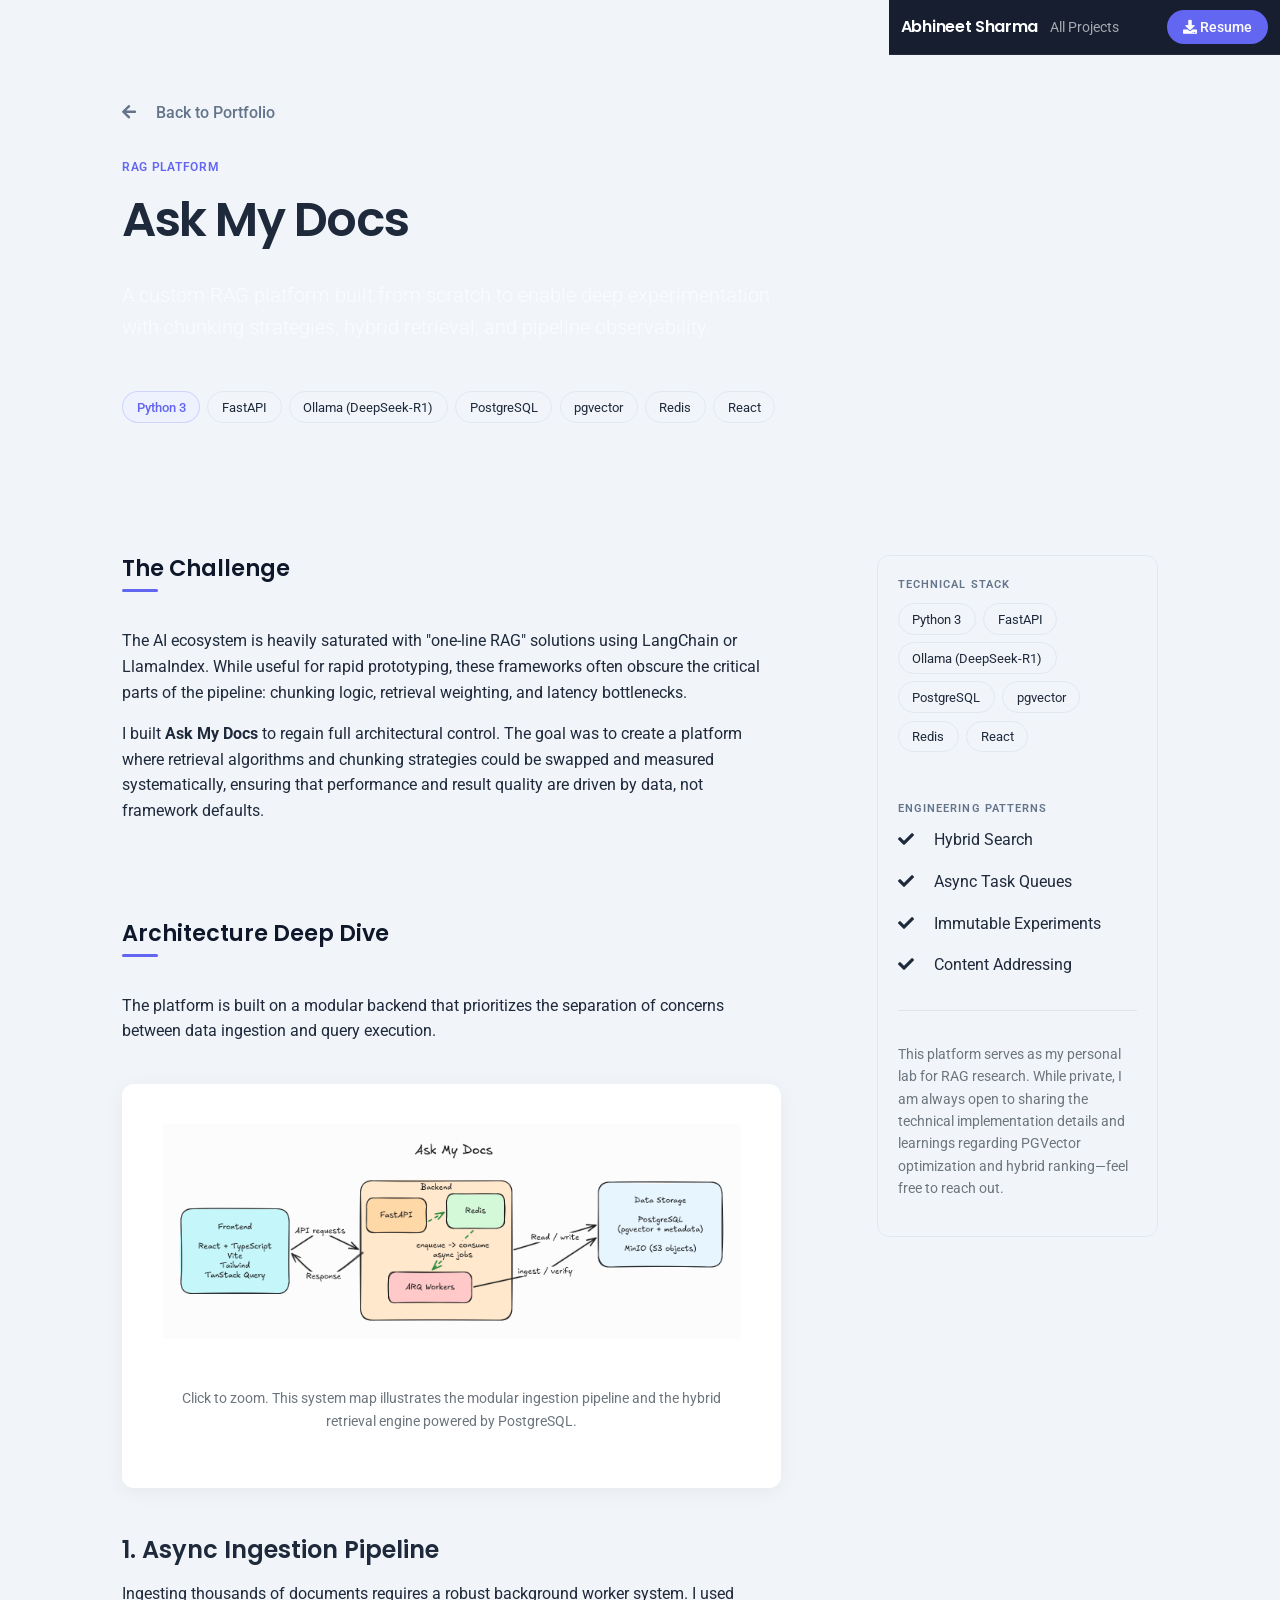
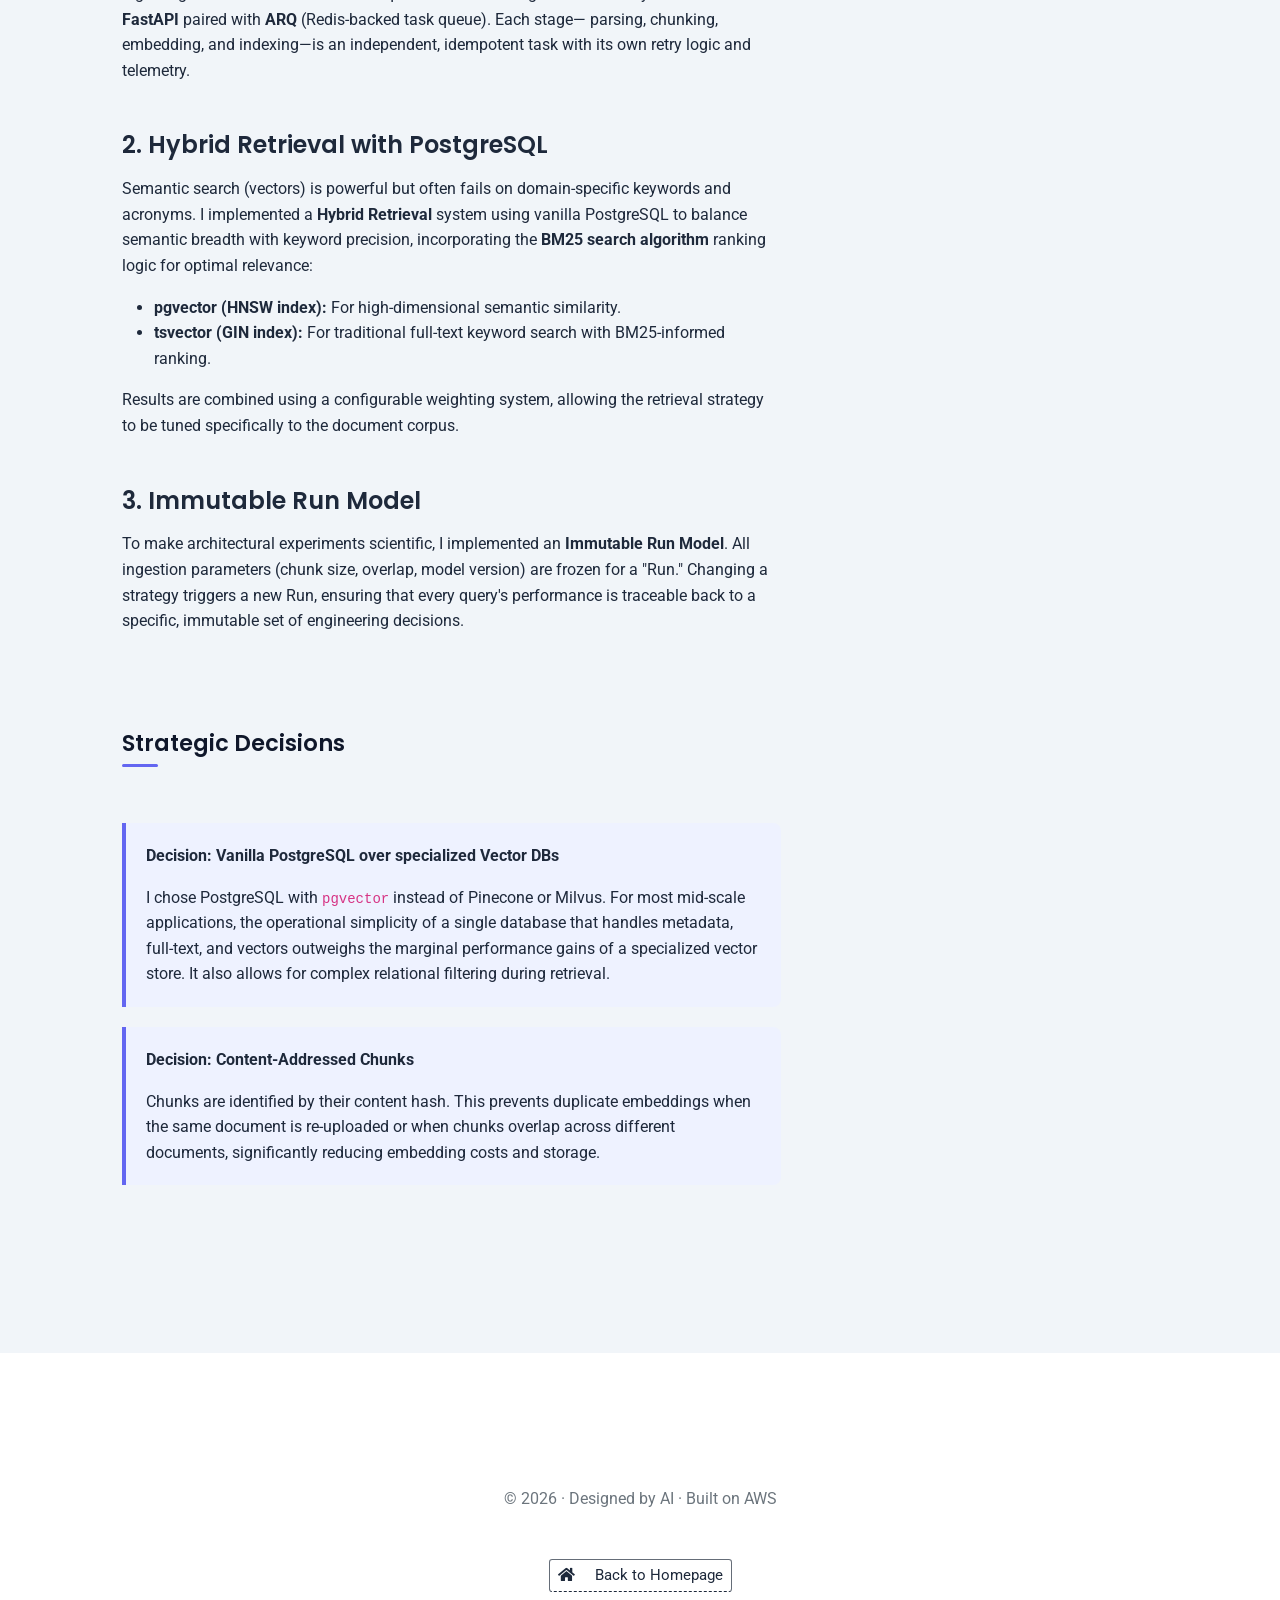
<file: projects/ask-my-docs.html>
<!DOCTYPE html>
<html lang="en-US">
<head>
  <meta charset="UTF-8" />
  <meta http-equiv="X-UA-Compatible" content="IE=edge" />
  <meta name="viewport" content="width=device-width, initial-scale=1" />
  <meta name="description" content="Ask My Docs — A custom RAG platform built for reproducible retrieval experiments without the overhead of heavy frameworks." />
  <title>Ask My Docs — Abhineet Sharma</title>
  
  <link rel="icon" type="image/jpeg" href="../images/Avatar.jpg" />
  <link rel="apple-touch-icon" href="../images/Avatar.jpg" />

  <!-- Fonts -->
  <link rel="preconnect" href="https://fonts.gstatic.com" crossorigin="anonymous" />
  <link rel="stylesheet" href="https://fonts.googleapis.com/css2?family=Poppins:wght@600&family=Roboto:wght@300;400;500;700&display=swap" />

  <!-- Stylesheets -->
  <link href="../css/font-awesome/css/all.min.css" rel="stylesheet" />
  <link href="../css/bootstrap.min.css" rel="stylesheet" />
  <link href="../css/aos.css" rel="stylesheet" />
  <link href="../css/main.css" rel="stylesheet" />
  <link href="../css/site.css" rel="stylesheet" />

  <style>
    .project-hero {
      padding: 100px 0 60px;
      background: var(--bg-alt);
      border-bottom: 1px solid var(--border-color);
    }
    .architecture-diagram {
      background: white;
      border-radius: 12px;
      padding: 40px;
      margin: 40px 0;
      border: 1px solid var(--border-color);
      text-align: center;
      box-shadow: 0 4px 20px rgba(0,0,0,0.05);
    }
    .zoomable-img {
      cursor: zoom-in;
      transition: opacity 0.2s;
      max-width: 100%;
      background-color: #fcfcfc; /* Off-white background */
      padding: 15px;
      border-radius: 8px;
    }
    .zoomable-img:hover {
      opacity: 0.9;
    }
    .img-overlay {
      position: fixed;
      top: 0; left: 0; width: 100%; height: 100%;
      background: rgba(0,0,0,0.9);
      z-index: 2000;
      display: none;
      cursor: zoom-out;
      align-items: center;
      justify-content: center;
      padding: 40px;
    }
    .img-overlay.active { display: flex; }
    .img-overlay img {
      max-width: 95vw;
      max-height: 95vh;
      object-fit: contain;
      box-shadow: 0 10px 50px rgba(0,0,0,0.5);
      border-radius: 8px;
      background-color: #fcfcfc; /* Off-white background for zoomed version */
      padding: 20px;
    }
    .decision-log {
      background: var(--accent-pale);
      border-left: 4px solid var(--accent);
      padding: 20px;
      border-radius: 0 8px 8px 0;
      margin: 20px 0;
    }
    .back-nav {
      margin-bottom: 2rem;
    }
    .back-link {
      color: var(--text-muted);
      text-decoration: none;
      font-weight: 500;
      transition: color 0.2s;
    }
    .back-link:hover {
      color: var(--accent);
    }
  </style>
</head>

<body id="top">
  <div id="overlay" class="img-overlay">
    <img id="overlay-img" alt="Zoomed Architecture Diagram">
  </div>

  <!-- ===== Navigation ===== -->
  <nav class="site-nav d-print-none" aria-label="Main navigation">
    <div class="container">
      <div class="d-flex align-items-center justify-content-between">
        <a href="../index.html" class="nav-brand">Abhineet Sharma</a>
        <div class="d-flex align-items-center gap-3">
            <a href="../index.html#projects" class="nav-link-item">All Projects</a>
            <a href="../files/abhineet-resume.pdf" target="_blank" class="nav-link-item nav-cta">
                <i class="fas fa-download" aria-hidden="true"></i> Resume
            </a>
        </div>
      </div>
    </div>
  </nav>

  <!-- ===== Project Hero ===== -->
  <header class="project-hero">
    <div class="container">
      <nav class="back-nav" data-aos="fade-up">
        <a href="../index.html#projects" class="back-link">
          <i class="fas fa-arrow-left me-2"></i> Back to Portfolio
        </a>
      </nav>
      <div class="row align-items-center">
        <div class="col-lg-8" data-aos="fade-right">
          <p class="project-kicker mb-2">RAG Platform</p>
          <h1 class="hero-name mb-3">Ask My Docs</h1>
          <p class="hero-tagline" style="font-size: 1.25rem;">
            A custom RAG platform built from scratch to enable deep experimentation with chunking strategies, 
            hybrid retrieval, and pipeline observability.
          </p>
          <div class="skill-chips mt-4">
            <span class="chip featured">Python 3</span>
            <span class="chip">FastAPI</span>
            <span class="chip">Ollama (DeepSeek-R1)</span>
            <span class="chip">PostgreSQL</span>
            <span class="chip">pgvector</span>
            <span class="chip">Redis</span>
            <span class="chip">React</span>
          </div>
        </div>
      </div>
    </div>
  </header>

  <main class="section">
    <div class="container">
      <div class="row g-5">
        
        <!-- Main Content -->
        <div class="col-lg-8">
          
          <section id="problem" class="mb-5" data-aos="fade-up">
            <h2 class="section-title" style="text-align: left; margin-left: 0;">The Challenge</h2>
            <p>
              The AI ecosystem is heavily saturated with "one-line RAG" solutions using LangChain or LlamaIndex. While 
              useful for rapid prototyping, these frameworks often obscure the critical parts of the pipeline: 
              chunking logic, retrieval weighting, and latency bottlenecks.
            </p>
            <p>
              I built <strong>Ask My Docs</strong> to regain full architectural control. The goal was to create 
              a platform where retrieval algorithms and chunking strategies could be swapped and measured 
              systematically, ensuring that performance and result quality are driven by data, not framework defaults.
            </p>
          </section>

          <section id="architecture" class="mb-5" data-aos="fade-up">
            <h2 class="section-title" style="text-align: left; margin-left: 0;">Architecture Deep Dive</h2>
            <p>
              The platform is built on a modular backend that prioritizes the separation of concerns between 
              data ingestion and query execution.
            </p>
            
            <div class="architecture-diagram">
              <img src="../images/ask-my-docs-architecture.png" id="arch-img" alt="Ask My Docs Architecture - Ingestion & Retrieval Pipeline" class="zoomable-img img-fluid rounded">
              <p class="text-muted small mt-4">Click to zoom. This system map illustrates the modular ingestion pipeline and the hybrid retrieval engine powered by PostgreSQL.</p>
            </div>

            <h3 class="h4 mt-4">1. Async Ingestion Pipeline</h3>
            <p>
              Ingesting thousands of documents requires a robust background worker system. I used 
              <strong>FastAPI</strong> paired with <strong>ARQ</strong> (Redis-backed task queue). Each stage—
              parsing, chunking, embedding, and indexing—is an independent, idempotent task with its 
              own retry logic and telemetry.
            </p>

            <h3 class="h4 mt-4">2. Hybrid Retrieval with PostgreSQL</h3>
            <p>
              Semantic search (vectors) is powerful but often fails on domain-specific keywords and acronyms. 
              I implemented a <strong>Hybrid Retrieval</strong> system using vanilla PostgreSQL to balance 
              semantic breadth with keyword precision, incorporating the <strong>BM25 search algorithm</strong> 
              ranking logic for optimal relevance:
            </p>
            <ul>
              <li><strong>pgvector (HNSW index):</strong> For high-dimensional semantic similarity.</li>
              <li><strong>tsvector (GIN index):</strong> For traditional full-text keyword search with BM25-informed ranking.</li>
            </ul>
            <p>
              Results are combined using a configurable weighting system, allowing the retrieval strategy to 
              be tuned specifically to the document corpus.
            </p>

            <h3 class="h4 mt-4">3. Immutable Run Model</h3>
            <p>
              To make architectural experiments scientific, I implemented an <strong>Immutable Run Model</strong>. 
              All ingestion parameters (chunk size, overlap, model version) are frozen for a "Run." Changing 
              a strategy triggers a new Run, ensuring that every query's performance is traceable back to a 
              specific, immutable set of engineering decisions.
            </p>
          </section>

          <section id="decisions" class="mb-5" data-aos="fade-up">
            <h2 class="section-title" style="text-align: left; margin-left: 0;">Strategic Decisions</h2>
            
            <div class="decision-log">
              <strong>Decision: Vanilla PostgreSQL over specialized Vector DBs</strong>
              <p class="mb-0 mt-2">
                I chose PostgreSQL with <code>pgvector</code> instead of Pinecone or Milvus. For most 
                mid-scale applications, the operational simplicity of a single database that handles 
                metadata, full-text, and vectors outweighs the marginal performance gains of a specialized 
                vector store. It also allows for complex relational filtering during retrieval.
              </p>
            </div>

            <div class="decision-log">
              <strong>Decision: Content-Addressed Chunks</strong>
              <p class="mb-0 mt-2">
                Chunks are identified by their content hash. This prevents duplicate embeddings when 
                the same document is re-uploaded or when chunks overlap across different documents, 
                significantly reducing embedding costs and storage.
              </p>
            </div>
          </section>

        </div>

        <!-- Sidebar -->
        <div class="col-lg-4">
          <div class="featured-project-meta-box sticky-top" style="top: 100px;">
            <p class="featured-project-meta-label">Technical Stack</p>
            <div class="skill-chips mb-4">
              <span class="chip">Python 3</span>
              <span class="chip">FastAPI</span>
              <span class="chip">Ollama (DeepSeek-R1)</span>
              <span class="chip">PostgreSQL</span>
              <span class="chip">pgvector</span>
              <span class="chip">Redis</span>
              <span class="chip">React</span>
            </div>

            <p class="featured-project-meta-label">Engineering Patterns</p>
            <ul class="list-unstyled">
              <li class="mb-2"><i class="fas fa-check text-accent me-2"></i> Hybrid Search</li>
              <li class="mb-2"><i class="fas fa-check text-accent me-2"></i> Async Task Queues</li>
              <li class="mb-2"><i class="fas fa-check text-accent me-2"></i> Immutable Experiments</li>
              <li class="mb-2"><i class="fas fa-check text-accent me-2"></i> Content Addressing</li>
            </ul>

            <hr />
            
            <p class="text-muted small">
              This platform serves as my personal lab for RAG research. While private, I am 
              always open to sharing the technical implementation details and learnings 
              regarding PGVector optimization and hybrid ranking—feel free to reach out.
            </p>
          </div>
        </div>

      </div>
    </div>
  </main>

  <!-- ===== Footer ===== -->
  <footer class="section-alt py-5">
    <div class="container text-center">
      <p class="footer-name">Abhineet Sharma</p>
      <p class="text-muted">&copy; 2026 &middot; Designed by AI &middot; Built on AWS</p>
      <a href="../index.html" class="btn btn-outline-secondary btn-sm mt-3">
        <i class="fas fa-home me-2"></i> Back to Homepage
      </a>
    </div>
  </footer>

  <!-- Scripts -->
  <script src="../scripts/bootstrap.bundle.min.js"></script>
  <script src="../scripts/aos.js"></script>
  <script>
    AOS.init({ duration: 800, once: true });
    
    // Theme sync (since this is a subpage)
    (function() {
      var stored = localStorage.getItem('theme');
      var prefersDark = window.matchMedia('(prefers-color-scheme: dark)').matches;
      var isDark = stored ? stored === 'dark' : prefersDark;
      document.documentElement.setAttribute('data-theme', isDark ? 'dark' : 'light');
    })();
    // Zoom functionality
    (function() {
      const img = document.getElementById('arch-img');
      const overlay = document.getElementById('overlay');
      const overlayImg = document.getElementById('overlay-img');
      
      if (img && overlay && overlayImg) {
        img.addEventListener('click', function() {
          overlayImg.src = this.src;
          overlay.classList.add('active');
          document.body.style.overflow = 'hidden'; // Prevent scrolling
        });
        
        overlay.addEventListener('click', function() {
          overlay.classList.remove('active');
          document.body.style.overflow = ''; // Restore scrolling
        });
      }
    })();
  </script>

</body>
</html>
</file>
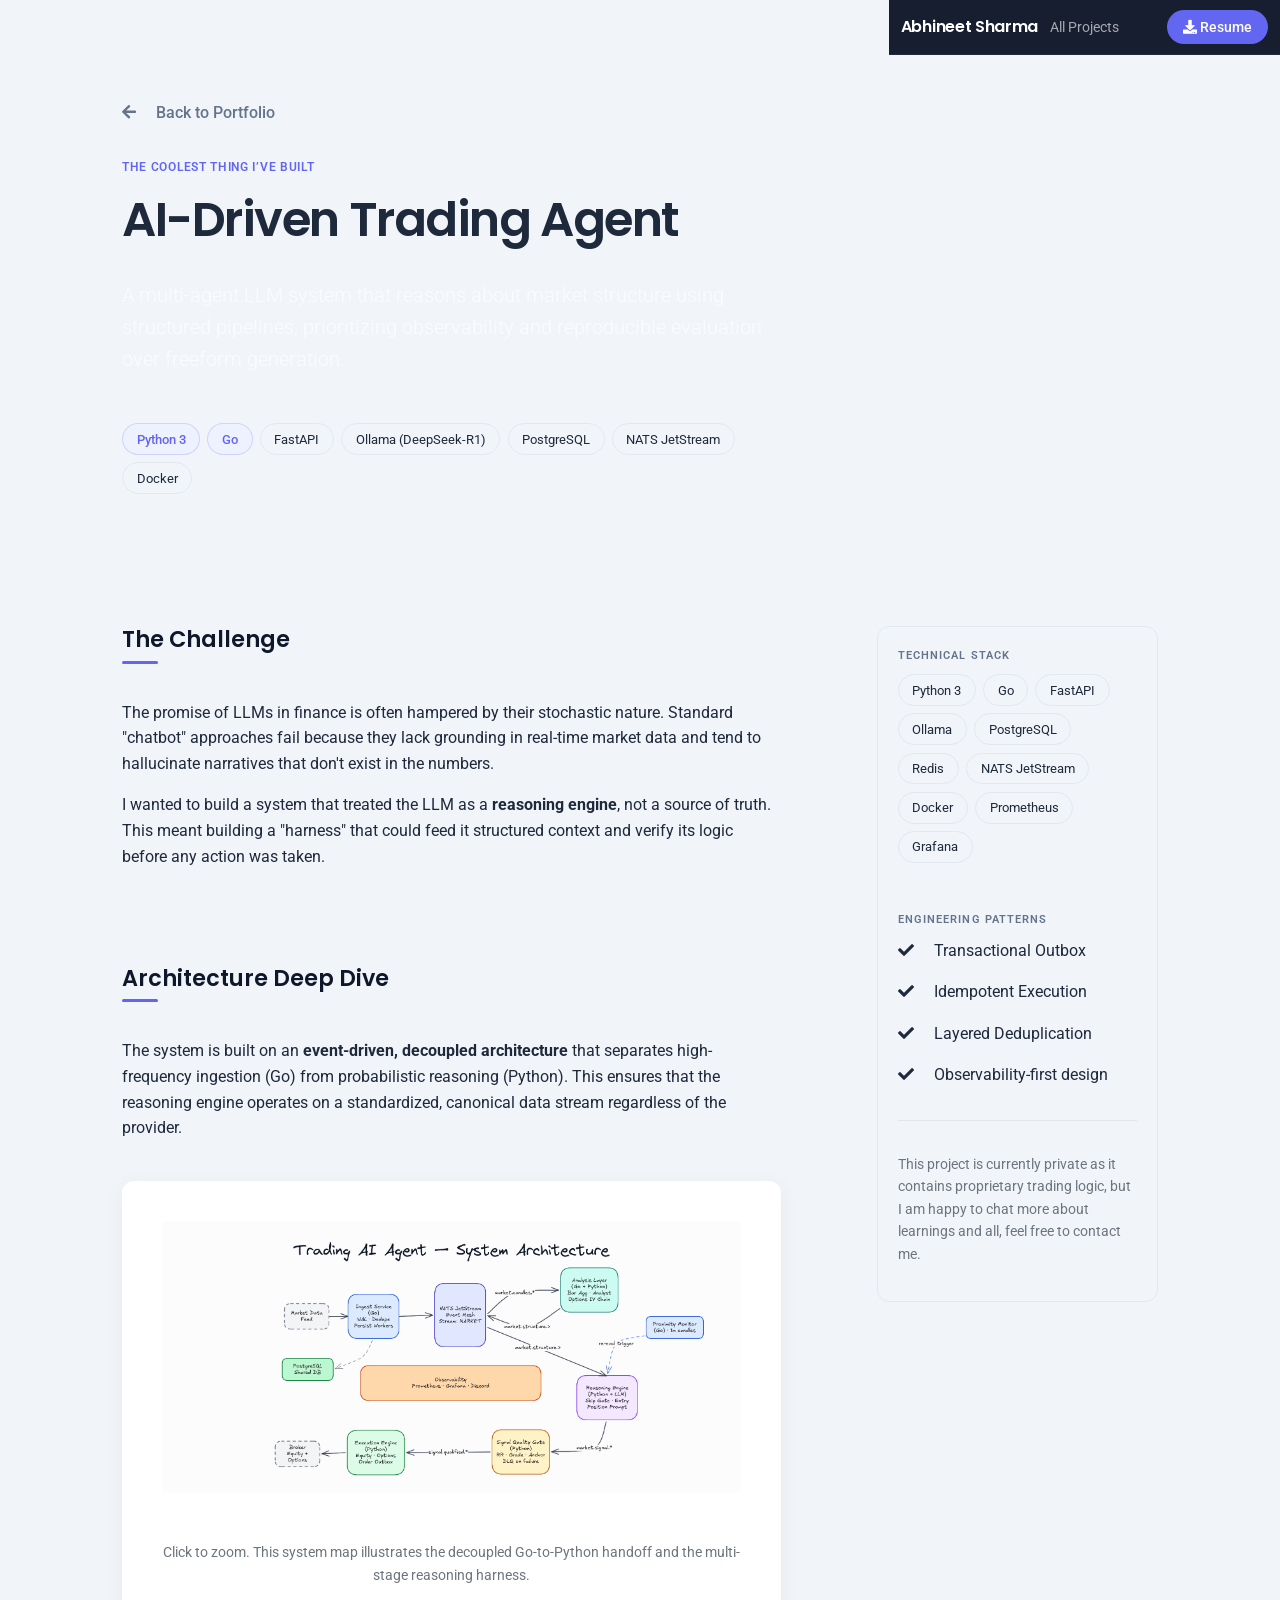
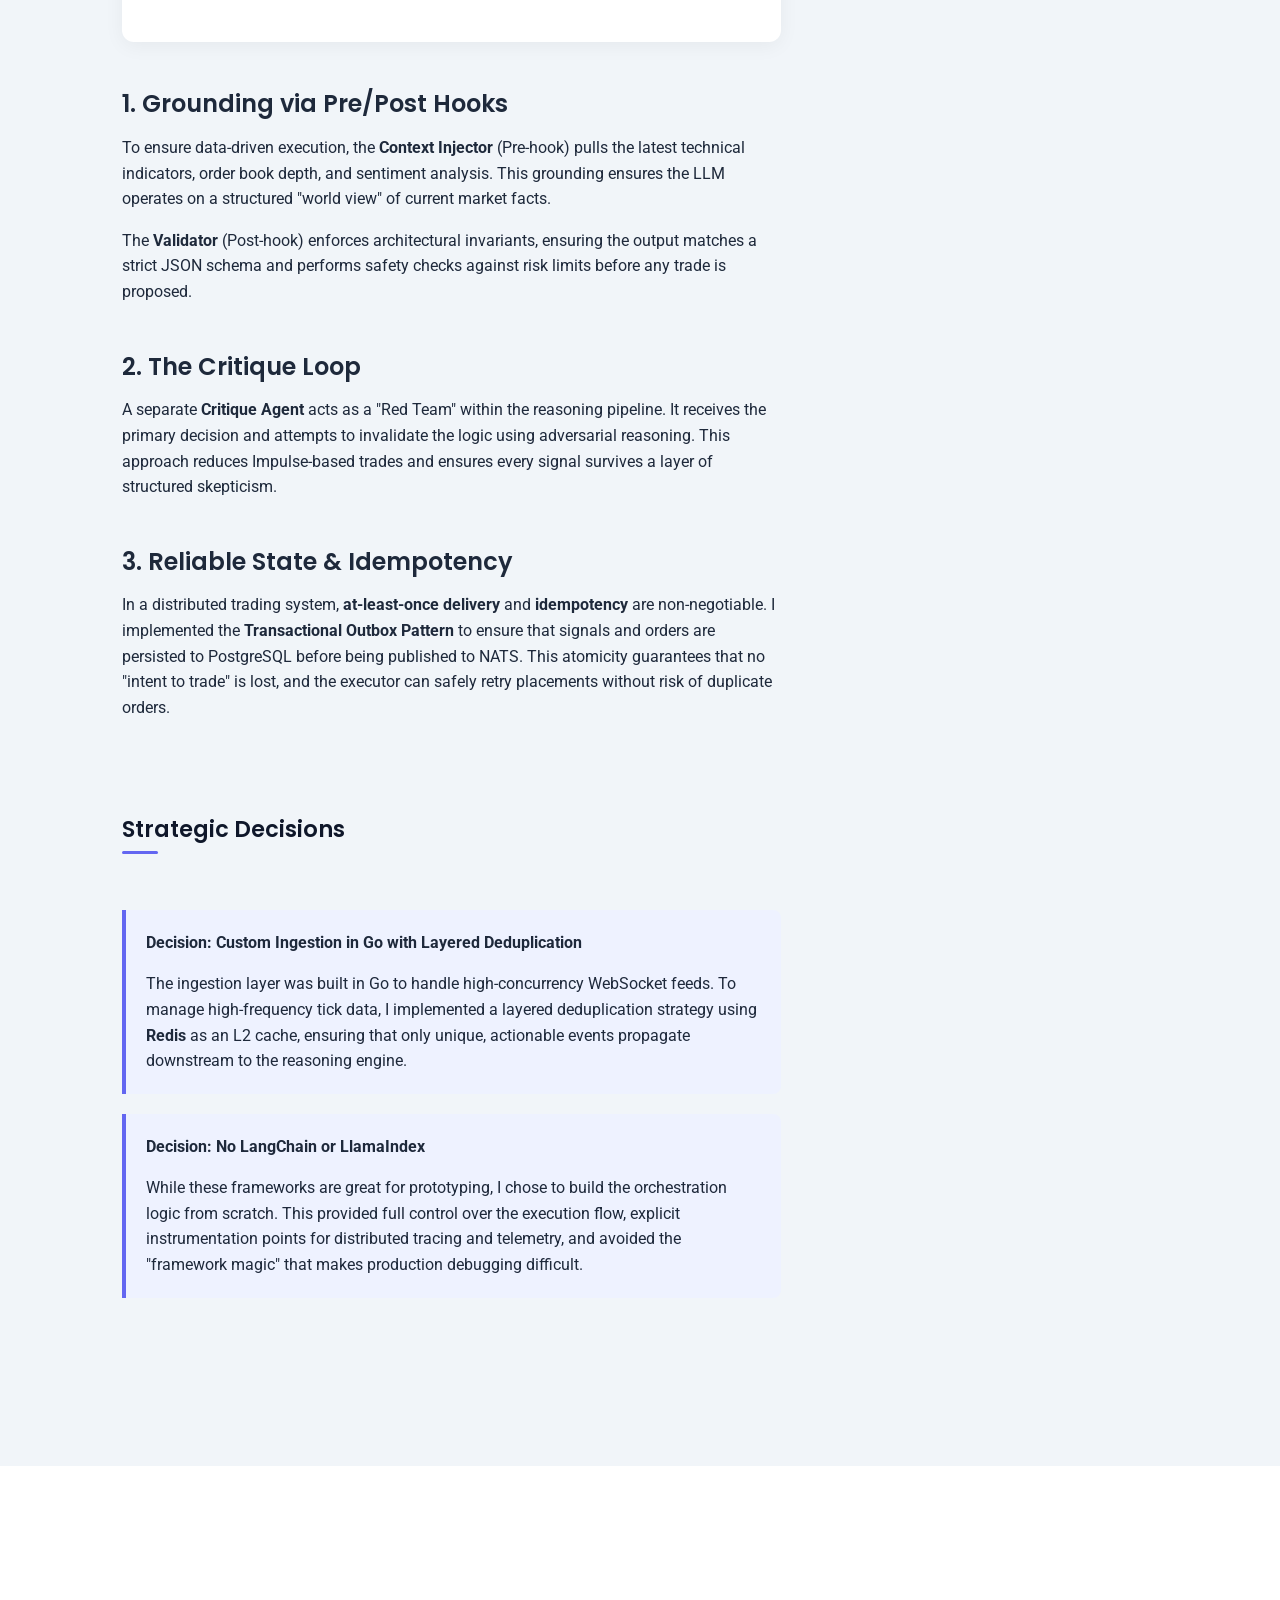
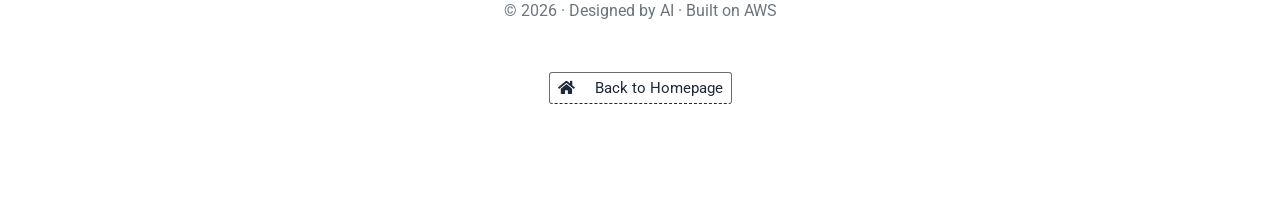
<file: projects/trading-agent.html>
<!DOCTYPE html>
<html lang="en-US">
<head>
  <meta charset="UTF-8" />
  <meta http-equiv="X-UA-Compatible" content="IE=edge" />
  <meta name="viewport" content="width=device-width, initial-scale=1" />
  <meta name="description" content="AI-Driven Trading Agent — A deep dive into multi-agent LLM architecture and structured reasoning pipelines." />
  <title>AI-Driven Trading Agent — Abhineet Sharma</title>
  
  <link rel="icon" type="image/jpeg" href="../images/Avatar.jpg" />
  <link rel="apple-touch-icon" href="../images/Avatar.jpg" />

  <!-- Fonts -->
  <link rel="preconnect" href="https://fonts.gstatic.com" crossorigin="anonymous" />
  <link rel="stylesheet" href="https://fonts.googleapis.com/css2?family=Poppins:wght@600&family=Roboto:wght@300;400;500;700&display=swap" />

  <!-- Stylesheets -->
  <link href="../css/font-awesome/css/all.min.css" rel="stylesheet" />
  <link href="../css/bootstrap.min.css" rel="stylesheet" />
  <link href="../css/aos.css" rel="stylesheet" />
  <link href="../css/main.css" rel="stylesheet" />
  <link href="../css/site.css" rel="stylesheet" />

  <style>
    .project-hero {
      padding: 100px 0 60px;
      background: var(--bg-alt);
      border-bottom: 1px solid var(--border-color);
    }
    .architecture-diagram {
      background: white;
      border-radius: 12px;
      padding: 40px;
      margin: 40px 0;
      border: 1px solid var(--border-color);
      text-align: center;
      box-shadow: 0 4px 20px rgba(0,0,0,0.05);
    }
    .zoomable-img {
      cursor: zoom-in;
      transition: opacity 0.2s;
      max-width: 100%;
      background-color: #fcfcfc; /* Off-white background */
      padding: 15px;
      border-radius: 8px;
    }
    .zoomable-img:hover {
      opacity: 0.9;
    }
    .img-overlay {
      position: fixed;
      top: 0; left: 0; width: 100%; height: 100%;
      background: rgba(0,0,0,0.9);
      z-index: 2000;
      display: none;
      cursor: zoom-out;
      align-items: center;
      justify-content: center;
      padding: 40px;
    }
    .img-overlay.active { display: flex; }
    .img-overlay img {
      max-width: 95vw;
      max-height: 95vh;
      object-fit: contain;
      box-shadow: 0 10px 50px rgba(0,0,0,0.5);
      border-radius: 8px;
      background-color: #fcfcfc; /* Off-white background for zoomed version */
      padding: 20px;
    }
    .decision-log {
      background: var(--accent-pale);
      border-left: 4px solid var(--accent);
      padding: 20px;
      border-radius: 0 8px 8px 0;
      margin: 20px 0;
    }
    .back-nav {
      margin-bottom: 2rem;
    }
    .back-link {
      color: var(--text-muted);
      text-decoration: none;
      font-weight: 500;
      transition: color 0.2s;
    }
    .back-link:hover {
      color: var(--accent);
    }
  </style>
</head>

<body id="top">
  <div id="overlay" class="img-overlay">
    <img id="overlay-img" alt="Zoomed Architecture Diagram">
  </div>

  <!-- ===== Navigation ===== -->
  <nav class="site-nav d-print-none" aria-label="Main navigation">
    <div class="container">
      <div class="d-flex align-items-center justify-content-between">
        <a href="../index.html" class="nav-brand">Abhineet Sharma</a>
        <div class="d-flex align-items-center gap-3">
            <a href="../index.html#projects" class="nav-link-item">All Projects</a>
            <a href="../files/abhineet-resume.pdf" target="_blank" class="nav-link-item nav-cta">
                <i class="fas fa-download" aria-hidden="true"></i> Resume
            </a>
        </div>
      </div>
    </div>
  </nav>

  <!-- ===== Project Hero ===== -->
  <header class="project-hero">
    <div class="container">
      <nav class="back-nav" data-aos="fade-up">
        <a href="../index.html#projects" class="back-link">
          <i class="fas fa-arrow-left me-2"></i> Back to Portfolio
        </a>
      </nav>
      <div class="row align-items-center">
        <div class="col-lg-8" data-aos="fade-right">
          <p class="project-kicker mb-2">The Coolest Thing I&rsquo;ve Built</p>
          <h1 class="hero-name mb-3">AI-Driven Trading Agent</h1>
          <p class="hero-tagline" style="font-size: 1.25rem;">
            A multi-agent LLM system that reasons about market structure using structured pipelines, 
            prioritizing observability and reproducible evaluation over freeform generation.
          </p>
          <div class="skill-chips mt-4">
            <span class="chip featured">Python 3</span>
            <span class="chip featured">Go</span>
            <span class="chip">FastAPI</span>
            <span class="chip">Ollama (DeepSeek-R1)</span>
            <span class="chip">PostgreSQL</span>
            <span class="chip">NATS JetStream</span>
            <span class="chip">Docker</span>
          </div>
        </div>
      </div>
    </div>
  </header>

  <main class="section">
    <div class="container">
      <div class="row g-5">
        
        <!-- Main Content -->
        <div class="col-lg-8">
          
          <section id="problem" class="mb-5" data-aos="fade-up">
            <h2 class="section-title" style="text-align: left; margin-left: 0;">The Challenge</h2>
            <p>
              The promise of LLMs in finance is often hampered by their stochastic nature. Standard "chatbot" 
              approaches fail because they lack grounding in real-time market data and tend to hallucinate 
              narratives that don't exist in the numbers. 
            </p>
            <p>
              I wanted to build a system that treated the LLM as a <strong>reasoning engine</strong>, not a 
              source of truth. This meant building a "harness" that could feed it structured context and 
              verify its logic before any action was taken.
            </p>
          </section>

          <section id="architecture" class="mb-5" data-aos="fade-up">
            <h2 class="section-title" style="text-align: left; margin-left: 0;">Architecture Deep Dive</h2>
            <p>
              The system is built on an <strong>event-driven, decoupled architecture</strong> that separates 
              high-frequency ingestion (Go) from probabilistic reasoning (Python). This ensures that the 
              reasoning engine operates on a standardized, canonical data stream regardless of the provider.
            </p>
            
            <div class="architecture-diagram">
              <img src="../images/trading-architecture.png" id="arch-img" alt="Trading Agent Architecture - Event-Driven Flow" class="zoomable-img img-fluid rounded">
              <p class="text-muted small mt-4">Click to zoom. This system map illustrates the decoupled Go-to-Python handoff and the multi-stage reasoning harness.</p>
            </div>

            <h3 class="h4 mt-4">1. Grounding via Pre/Post Hooks</h3>
            <p>
              To ensure data-driven execution, the <strong>Context Injector</strong> (Pre-hook) pulls the latest 
              technical indicators, order book depth, and sentiment analysis. This grounding ensures the LLM 
              operates on a structured "world view" of current market facts.
            </p>
            <p>
              The <strong>Validator</strong> (Post-hook) enforces architectural invariants, ensuring the 
              output matches a strict JSON schema and performs safety checks against risk limits before 
              any trade is proposed.
            </p>

            <h3 class="h4 mt-4">2. The Critique Loop</h3>
            <p>
              A separate <strong>Critique Agent</strong> acts as a "Red Team" within the reasoning pipeline. 
              It receives the primary decision and attempts to invalidate the logic using adversarial reasoning. 
              This approach reduces Impulse-based trades and ensures every signal survives a layer of structured 
              skepticism.
            </p>

            <h3 class="h4 mt-4">3. Reliable State & Idempotency</h3>
            <p>
              In a distributed trading system, <strong>at-least-once delivery</strong> and <strong>idempotency</strong> 
              are non-negotiable. I implemented the <strong>Transactional Outbox Pattern</strong> to ensure 
              that signals and orders are persisted to PostgreSQL before being published to NATS. This 
              atomicity guarantees that no "intent to trade" is lost, and the executor can safely retry 
              placements without risk of duplicate orders.
            </p>
          </section>

          <section id="decisions" class="mb-5" data-aos="fade-up">
            <h2 class="section-title" style="text-align: left; margin-left: 0;">Strategic Decisions</h2>
            
            <div class="decision-log">
              <strong>Decision: Custom Ingestion in Go with Layered Deduplication</strong>
              <p class="mb-0 mt-2">
                The ingestion layer was built in Go to handle high-concurrency WebSocket feeds. To manage 
                high-frequency tick data, I implemented a layered deduplication strategy using 
                <strong>Redis</strong> as an L2 cache, ensuring that only unique, actionable events 
                propagate downstream to the reasoning engine.
              </p>
            </div>

            <div class="decision-log">
              <strong>Decision: No LangChain or LlamaIndex</strong>
              <p class="mb-0 mt-2">
                While these frameworks are great for prototyping, I chose to build the orchestration 
                logic from scratch. This provided full control over the execution flow, explicit 
                instrumentation points for distributed tracing and telemetry, and avoided the 
                "framework magic" that makes production debugging difficult.
              </p>
            </div>
          </section>

        </div>

        <!-- Sidebar -->
        <div class="col-lg-4">
          <div class="featured-project-meta-box sticky-top" style="top: 100px;">
            <p class="featured-project-meta-label">Technical Stack</p>
            <div class="skill-chips mb-4">
              <span class="chip">Python 3</span>
              <span class="chip">Go</span>
              <span class="chip">FastAPI</span>
              <span class="chip">Ollama</span>
              <span class="chip">PostgreSQL</span>
              <span class="chip">Redis</span>
              <span class="chip">NATS JetStream</span>
              <span class="chip">Docker</span>
              <span class="chip">Prometheus</span>
              <span class="chip">Grafana</span>
            </div>

            <p class="featured-project-meta-label">Engineering Patterns</p>
            <ul class="list-unstyled">
              <li class="mb-2"><i class="fas fa-check text-accent me-2"></i> Transactional Outbox</li>
              <li class="mb-2"><i class="fas fa-check text-accent me-2"></i> Idempotent Execution</li>
              <li class="mb-2"><i class="fas fa-check text-accent me-2"></i> Layered Deduplication</li>
              <li class="mb-2"><i class="fas fa-check text-accent me-2"></i> Observability-first design</li>
            </ul>

            <hr />
            
            <p class="text-muted small">
              This project is currently private as it contains proprietary trading logic, 
              but I am happy to chat more about learnings and all, feel free to contact me.
            </p>
          </div>
        </div>

      </div>
    </div>
  </main>

  <!-- ===== Footer ===== -->
  <footer class="section-alt py-5">
    <div class="container text-center">
      <p class="footer-name">Abhineet Sharma</p>
      <p class="text-muted">&copy; 2026 &middot; Designed by AI &middot; Built on AWS</p>
      <a href="../index.html" class="btn btn-outline-secondary btn-sm mt-3">
        <i class="fas fa-home me-2"></i> Back to Homepage
      </a>
    </div>
  </footer>

  <!-- Scripts -->
  <script src="../scripts/bootstrap.bundle.min.js"></script>
  <script src="../scripts/aos.js"></script>
  <script>
    AOS.init({ duration: 800, once: true });
    
    // Theme sync (since this is a subpage)
    (function() {
      var stored = localStorage.getItem('theme');
      var prefersDark = window.matchMedia('(prefers-color-scheme: dark)').matches;
      var isDark = stored ? stored === 'dark' : prefersDark;
      document.documentElement.setAttribute('data-theme', isDark ? 'dark' : 'light');
    })();
    // Zoom functionality
    (function() {
      const img = document.getElementById('arch-img');
      const overlay = document.getElementById('overlay');
      const overlayImg = document.getElementById('overlay-img');
      
      if (img && overlay && overlayImg) {
        img.addEventListener('click', function() {
          overlayImg.src = this.src;
          overlay.classList.add('active');
          document.body.style.overflow = 'hidden'; // Prevent scrolling
        });
        
        overlay.addEventListener('click', function() {
          overlay.classList.remove('active');
          document.body.style.overflow = ''; // Restore scrolling
        });
      }
    })();
  </script>

</body>
</html>
</file>
<file: css/main.css>
/* ============================================================
   Abhineet Sharma — Resume
   Built on AWS
   ============================================================ */

/* ------ Design Tokens ------ */
:root {
  --primary:      #0f172a;
  --accent:       #6366f1;
  --accent-light: #818cf8;
  --accent-pale:  #eef2ff;
  --text:         #1e293b;
  --text-muted:   #64748b;
  --bg:           #f1f5f9;
  --white:        #ffffff;
  --border:       #e2e8f0;
  --shadow-sm:    0 1px 3px rgba(0,0,0,.08), 0 1px 2px rgba(0,0,0,.06);
  --shadow:       0 4px 6px -1px rgba(0,0,0,.07), 0 2px 4px -2px rgba(0,0,0,.05);
  --shadow-lg:    0 10px 15px -3px rgba(0,0,0,.1), 0 4px 6px -4px rgba(0,0,0,.05);
  --radius:       12px;
  --radius-sm:    8px;
}

/* ------ Base ------ */
*, *::before, *::after { box-sizing: border-box; }

html { scroll-behavior: smooth; }

body {
  font-family: 'Roboto', system-ui, sans-serif;
  color: var(--text);
  background: var(--bg);
  line-height: 1.6;
  -webkit-font-smoothing: antialiased;
}

/* ------ Navigation ------ */
.site-nav {
  position: sticky;
  top: 0;
  z-index: 1000;
  background: rgba(15, 23, 42, .97);
  backdrop-filter: blur(12px);
  -webkit-backdrop-filter: blur(12px);
  border-bottom: 1px solid rgba(255,255,255,.06);
  padding: .65rem 0;
}

.nav-brand {
  font-family: 'Poppins', sans-serif;
  font-weight: 600;
  font-size: 1rem;
  color: #fff;
  text-decoration: none;
  letter-spacing: -.02em;
}
.nav-brand:hover { color: var(--accent-light); }

.site-nav .navbar-toggler {
  border-color: rgba(255,255,255,.2);
  padding: .25rem .5rem;
}
.site-nav .navbar-toggler-icon {
  background-image: url("data:image/svg+xml,%3csvg xmlns='http://www.w3.org/2000/svg' viewBox='0 0 30 30'%3e%3cpath stroke='rgba(255,255,255,0.75)' stroke-linecap='round' stroke-miterlimit='10' stroke-width='2' d='M4 7h22M4 15h22M4 23h22'/%3e%3c/svg%3e");
}

.nav-link-item {
  color: rgba(255,255,255,.62);
  text-decoration: none;
  font-size: .875rem;
  padding: .35rem .75rem;
  border-radius: 6px;
  transition: color .15s, background .15s;
  display: inline-block;
}
.nav-link-item:hover { color: #fff; background: rgba(255,255,255,.08); }

.nav-cta {
  background: var(--accent) !important;
  color: #fff !important;
  border-radius: 50px !important;
  padding: .35rem 1rem !important;
  font-weight: 500 !important;
  margin-left: .25rem;
}
.nav-cta:hover { background: var(--accent-light) !important; }

/* ------ Hero ------ */
.hero {
  background: linear-gradient(135deg, #0f172a 0%, #1a1840 55%, #0f172a 100%);
  position: relative;
  padding: 5.5rem 0 4.5rem;
  overflow: hidden;
  color: #fff;
}

.hero::after {
  content: '';
  position: absolute;
  inset: 0;
  background: radial-gradient(ellipse at 68% 50%, rgba(99,102,241,.18) 0%, transparent 62%);
  pointer-events: none;
}

.hero-eyebrow {
  font-size: .75rem;
  font-weight: 500;
  letter-spacing: .12em;
  text-transform: uppercase;
  color: var(--accent-light);
  margin-bottom: .9rem;
}

.hero-name {
  font-family: 'Poppins', sans-serif;
  font-size: clamp(2rem, 5vw, 3rem);
  font-weight: 600;
  letter-spacing: -.03em;
  line-height: 1.15;
  margin-bottom: .75rem;
}

.hero-tagline {
  font-size: 1.05rem;
  color: rgba(255,255,255,.72);
  margin-bottom: .6rem;
  font-weight: 300;
}
.accent-text { color: var(--accent-light); font-weight: 500; }

.hero-location {
  font-size: .87rem;
  color: rgba(255,255,255,.45);
  margin-bottom: 0;
}
.hero-email {
  color: rgba(255,255,255,.62);
  text-decoration: none;
  border-bottom: 1px dashed rgba(255,255,255,.25);
  transition: color .15s;
}
.hero-email:hover { color: var(--accent-light); }

.hero-buttons { display: flex; gap: .75rem; flex-wrap: wrap; margin-top: 2rem; }

.btn-accent {
  display: inline-flex;
  align-items: center;
  gap: .45rem;
  background: var(--accent);
  color: #fff;
  border: none;
  padding: .6rem 1.5rem;
  border-radius: 50px;
  font-size: .9rem;
  font-weight: 500;
  text-decoration: none;
  transition: background .2s, transform .15s;
}
.btn-accent:hover { background: var(--accent-light); color: #fff; transform: translateY(-1px); }

.btn-ghost {
  display: inline-flex;
  align-items: center;
  gap: .45rem;
  background: transparent;
  color: rgba(255,255,255,.8);
  border: 1px solid rgba(255,255,255,.22);
  padding: .6rem 1.5rem;
  border-radius: 50px;
  font-size: .9rem;
  font-weight: 400;
  text-decoration: none;
  transition: border-color .2s, color .2s, transform .15s;
}
.btn-ghost:hover { border-color: rgba(255,255,255,.65); color: #fff; transform: translateY(-1px); }

.hero-social { display: flex; gap: .75rem; margin-top: 1.75rem; }
.hero-social a {
  width: 36px; height: 36px;
  border-radius: 50%;
  background: rgba(255,255,255,.07);
  border: 1px solid rgba(255,255,255,.1);
  color: rgba(255,255,255,.55);
  display: flex; align-items: center; justify-content: center;
  font-size: .88rem;
  text-decoration: none;
  transition: background .2s, color .2s, border-color .2s;
}
.hero-social a:hover { background: var(--accent); border-color: var(--accent); color: #fff; }

.hero-photo {
  width: 210px;
  height: 210px;
  object-fit: cover;
  border-radius: 50%;
  border: 3px solid var(--accent);
  box-shadow: 0 0 0 10px rgba(99,102,241,.12), var(--shadow-lg);
}

/* ------ Sections ------ */
.section { padding: 4.5rem 0; }
.section-alt { background: var(--white); }

.section-title {
  font-family: 'Poppins', sans-serif;
  font-size: 1.4rem;
  font-weight: 600;
  color: var(--primary);
  margin-bottom: 2.25rem;
  padding-bottom: .65rem;
  position: relative;
  display: inline-block;
}
.section-title::after {
  content: '';
  position: absolute;
  bottom: 0; left: 0;
  width: 36px; height: 3px;
  background: var(--accent);
  border-radius: 2px;
}

.section-intro {
  max-width: 720px;
  color: var(--text-muted);
  font-size: .95rem;
  line-height: 1.75;
  margin: -1rem 0 1.75rem;
}

/* ------ About ------ */
.about-text {
  font-size: .975rem;
  color: var(--text);
  line-height: 1.85;
  margin: 0;
}

.mantra-card {
  border-left: 3px solid var(--accent);
  margin: 1.35rem 0 0;
  padding: .15rem 0 .15rem 1rem;
}

.mantra-card blockquote {
  color: var(--primary);
  font-family: 'Poppins', sans-serif;
  font-size: .98rem;
  line-height: 1.6;
  margin: 0;
}

.stat-badge {
  background: var(--accent-pale);
  border: 1px solid rgba(99,102,241,.14);
  border-radius: var(--radius);
  padding: 1.25rem 1rem;
  text-align: center;
}
.stat-num {
  font-family: 'Poppins', sans-serif;
  font-size: 1.9rem;
  font-weight: 600;
  color: var(--accent);
  line-height: 1;
}
.stat-label {
  font-size: .7rem;
  color: var(--text-muted);
  margin-top: .3rem;
  text-transform: uppercase;
  letter-spacing: .06em;
}

/* ------ Brand / Principles ------ */
.brand-section { background: var(--bg); }

.principle-card {
  background: var(--white);
  border: 1px solid var(--border);
  border-radius: var(--radius);
  padding: 1.25rem;
  min-height: 100%;
  box-shadow: var(--shadow);
}

.principle-title {
  font-family: 'Poppins', sans-serif;
  font-size: .95rem;
  font-weight: 600;
  color: var(--primary);
  margin: 0 0 .45rem;
}

.principle-text {
  color: var(--text-muted);
  font-size: .84rem;
  line-height: 1.65;
  margin: 0;
}

/* ------ Skills ------ */
.skill-group { margin-bottom: 1.5rem; }
.skill-group:last-child { margin-bottom: 0; }

.skill-group-label {
  font-size: .7rem;
  font-weight: 500;
  letter-spacing: .1em;
  text-transform: uppercase;
  color: var(--text-muted);
  margin-bottom: .75rem;
}

.skill-chips { display: flex; flex-wrap: wrap; gap: .45rem; }

.chip {
  display: inline-flex;
  align-items: center;
  padding: .28rem .85rem;
  border-radius: 50px;
  font-size: .82rem;
  border: 1px solid var(--border);
  background: var(--bg);
  color: var(--text);
  transition: border-color .15s, color .15s;
}
.chip:hover { border-color: var(--accent); color: var(--accent); }
.chip.featured {
  background: var(--accent-pale);
  border-color: rgba(99,102,241,.22);
  color: var(--accent);
  font-weight: 500;
}

/* ------ Strategic Tech Radar ------ */
.radar-card {
  background: var(--white);
  border: 1px solid var(--border);
  border-top: 4px solid var(--accent);
  border-radius: var(--radius);
  padding: 1.5rem;
  height: 100%;
  box-shadow: var(--shadow);
  transition: transform .2s, box-shadow .2s;
  display: flex;
  flex-direction: column;
}
.radar-card:hover { transform: translateY(-3px); box-shadow: var(--shadow-lg); }

.radar-header {
  display: flex;
  align-items: center;
  gap: .65rem;
  margin-bottom: .75rem;
}
.radar-header i { font-size: 1.15rem; }
.radar-header h3 {
  font-family: 'Poppins', sans-serif;
  font-size: 1rem;
  font-weight: 600;
  margin: 0;
  letter-spacing: .05em;
}

.radar-desc {
  font-size: .82rem;
  color: var(--text-muted);
  line-height: 1.5;
  margin-bottom: 1.15rem;
  flex-grow: 1;
}

.radar-card.adopt { border-top-color: #10b981; }
.radar-card.adopt i { color: #10b981; }
.radar-card.trial { border-top-color: var(--accent); }
.radar-card.trial i { color: var(--accent); }
.radar-card.assess { border-top-color: #f59e0b; }
.radar-card.assess i { color: #f59e0b; }
.radar-card.hold { border-top-color: #ef4444; }
.radar-card.hold i { color: #ef4444; }

/* Dark mode overrides */
[data-theme="dark"] .radar-card {
  background: var(--white);
  border-color: var(--border);
}

[data-theme="dark"] .radar-card.adopt { border-top-color: #34d399; }
[data-theme="dark"] .radar-card.trial { border-top-color: var(--accent); }
[data-theme="dark"] .radar-card.assess { border-top-color: #fbbf24; }
[data-theme="dark"] .radar-card.hold { border-top-color: #f87171; }

/* ------ Timeline ------ */
.experience-summary {
  max-width: 900px;
  margin: -1rem 0 2rem;
}

.experience-summary p {
  color: var(--text-muted);
  font-size: .95rem;
  line-height: 1.75;
  margin: 0 0 .9rem;
}

.experience-chips {
  display: flex;
  flex-wrap: wrap;
  gap: .45rem;
}

.timeline {
  position: relative;
  padding-left: 2.25rem;
}
.timeline::before {
  content: '';
  position: absolute;
  left: .45rem;
  top: .75rem;
  bottom: 0;
  width: 2px;
  background: var(--border);
  border-radius: 1px;
}

.tl-item { position: relative; margin-bottom: 1.75rem; }
.tl-item:last-child { margin-bottom: 0; }

.tl-item::before {
  content: '';
  position: absolute;
  left: -1.875rem;
  top: 1.1rem;
  width: 10px; height: 10px;
  border-radius: 50%;
  background: var(--accent);
  border: 2px solid var(--bg);
  box-shadow: 0 0 0 2px var(--accent);
  z-index: 1;
}

.tl-card {
  background: var(--white);
  border: 1px solid var(--border);
  border-radius: var(--radius);
  padding: 1.5rem;
  box-shadow: var(--shadow);
  transition: box-shadow .2s, transform .2s;
}
.tl-card:hover { box-shadow: var(--shadow-lg); transform: translateY(-1px); }

.tl-role {
  font-family: 'Poppins', sans-serif;
  font-size: 1rem;
  font-weight: 600;
  color: var(--primary);
  margin-bottom: .1rem;
}
.tl-company {
  font-size: .9rem;
  font-weight: 500;
  color: var(--accent);
  margin-bottom: .3rem;
}
.domain-pill {
  display: inline-flex;
  align-items: center;
  vertical-align: middle;
  margin-left: .4rem;
  padding: .08rem .48rem;
  border-radius: 50px;
  border: 1px solid rgba(99,102,241,.18);
  background: var(--accent-pale);
  color: var(--accent);
  font-size: .66rem;
  font-family: 'Roboto', system-ui, sans-serif;
  font-weight: 500;
  line-height: 1.4;
  white-space: nowrap;
}
.tl-date {
  font-size: .78rem;
  color: var(--text-muted);
  margin-bottom: .6rem;
  display: flex;
  align-items: center;
  flex-wrap: wrap;
  gap: .35rem;
}
.tl-desc {
  font-size: .88rem;
  color: var(--text-muted);
  margin-bottom: .8rem;
  line-height: 1.6;
}

.badge-current {
  display: inline-block;
  background: rgba(16,185,129,.1);
  color: #059669;
  border: 1px solid rgba(16,185,129,.2);
  border-radius: 50px;
  font-size: .68rem;
  font-weight: 500;
  padding: .12rem .6rem;
  letter-spacing: .04em;
}

.tl-highlights {
  list-style: none;
  padding: 0;
  margin: 0;
}
.tl-highlights li {
  position: relative;
  padding-left: 1.2rem;
  font-size: .875rem;
  color: var(--text);
  margin-bottom: .4rem;
  line-height: 1.55;
}
.tl-highlights li::before {
  content: '';
  position: absolute;
  left: 0;
  top: .58rem;
  width: 5px; height: 5px;
  border-radius: 50%;
  background: var(--accent);
}

/* ------ Selected Work ------ */
.work-card {
  background: var(--white);
  border: 1px solid var(--border);
  border-radius: var(--radius);
  padding: 1.35rem;
  height: 100%;
  box-shadow: var(--shadow);
  transition: box-shadow .2s, transform .2s;
}
.work-card:hover { box-shadow: var(--shadow-lg); transform: translateY(-2px); }

.work-kicker {
  color: var(--accent);
  font-size: .68rem;
  font-weight: 600;
  letter-spacing: .08em;
  text-transform: uppercase;
  margin: 0 0 .55rem;
}

.work-title {
  font-family: 'Poppins', sans-serif;
  color: var(--primary);
  font-size: .98rem;
  line-height: 1.45;
  margin: 0 0 .65rem;
}

.work-text {
  color: var(--text-muted);
  font-size: .86rem;
  line-height: 1.65;
  margin: 0;
}

/* ------ Private Projects ------ */
.project-card {
  background: var(--white);
  border: 1px solid var(--border);
  border-radius: var(--radius);
  padding: 1.1rem 1.15rem;
  box-shadow: var(--shadow);
  height: 100%;
}

.project-head {
  display: flex;
  align-items: center;
  justify-content: space-between;
  gap: .75rem;
  margin-bottom: .55rem;
}

.project-kicker {
  color: var(--accent);
  font-size: .72rem;
  font-weight: 600;
  letter-spacing: .06em;
  text-transform: uppercase;
  margin: 0;
}

.private-badge {
  display: inline-flex;
  align-items: center;
  padding: .12rem .5rem;
  border-radius: 999px;
  border: 1px solid rgba(148,163,184,.25);
  background: rgba(148,163,184,.08);
  color: var(--text-muted);
  font-size: .68rem;
  font-weight: 500;
  white-space: nowrap;
}

.project-title {
  font-family: 'Poppins', sans-serif;
  font-size: .98rem;
  color: var(--primary);
  line-height: 1.45;
  margin: 0 0 .55rem;
}

.project-text {
  color: var(--text-muted);
  font-size: .86rem;
  line-height: 1.65;
  margin: 0 0 .7rem;
}

.project-meta {
  color: var(--text-muted);
  font-size: .74rem;
  line-height: 1.5;
  margin: 0;
}

/* Previous roles */
.prev-roles-card { background: var(--bg); }

.prev-role {
  display: flex;
  align-items: baseline;
  justify-content: space-between;
  gap: 1rem;
  padding: .55rem 0;
  border-bottom: 1px solid var(--border);
}
.prev-role:first-of-type { padding-top: 0; }
.prev-role:last-child { border-bottom: none; padding-bottom: 0; }

.prev-role-info { flex: 1; min-width: 0; }
.prev-role-title { font-size: .875rem; font-weight: 500; color: var(--text); }
.prev-role-company { font-size: .82rem; color: var(--text-muted); }
.prev-role-period { font-size: .77rem; color: var(--text-muted); white-space: nowrap; }

/* ------ Education ------ */
.edu-card {
  background: var(--white);
  border: 1px solid var(--border);
  border-radius: var(--radius);
  padding: 1.5rem;
  box-shadow: var(--shadow);
}

.edu-icon {
  width: 40px; height: 40px;
  border-radius: var(--radius-sm);
  background: var(--accent-pale);
  color: var(--accent);
  display: flex; align-items: center; justify-content: center;
  font-size: 1rem;
  margin-bottom: 1rem;
}

.edu-degree {
  font-family: 'Poppins', sans-serif;
  font-size: .975rem;
  font-weight: 600;
  color: var(--primary);
  margin-bottom: .2rem;
}
.edu-school { font-size: .875rem; color: var(--accent); font-weight: 500; margin-bottom: .2rem; }
.edu-period { font-size: .77rem; color: var(--text-muted); margin-bottom: .75rem; }
.edu-desc { font-size: .875rem; color: var(--text-muted); line-height: 1.65; margin-bottom: 1rem; }

/* Thesis */
.thesis-card {
  background: linear-gradient(135deg, var(--accent-pale) 0%, var(--white) 100%);
  border: 1px solid rgba(99,102,241,.18);
  border-left: 4px solid var(--accent);
  border-radius: var(--radius);
  padding: 1.5rem;
}
.thesis-label {
  font-size: .68rem;
  text-transform: uppercase;
  letter-spacing: .1em;
  color: var(--accent);
  font-weight: 500;
  margin-bottom: .5rem;
}
.thesis-title {
  font-family: 'Poppins', sans-serif;
  font-size: .95rem;
  font-weight: 600;
  color: var(--primary);
  margin-bottom: .6rem;
  line-height: 1.45;
}
.thesis-desc {
  font-size: .84rem;
  color: var(--text-muted);
  line-height: 1.65;
  margin-bottom: .85rem;
}
.thesis-link {
  font-size: .82rem;
  color: var(--accent);
  text-decoration: none;
  font-weight: 500;
}
.thesis-link:hover { color: var(--accent-light); }

/* ------ Footer ------ */
footer {
  background: var(--primary);
  padding: 2.5rem 0;
  text-align: center;
}
.footer-name {
  font-family: 'Poppins', sans-serif;
  font-size: 1.05rem;
  font-weight: 600;
  color: #fff;
  margin-bottom: .6rem;
}
.footer-social { display: flex; justify-content: center; gap: .75rem; margin-bottom: 1.25rem; }
.footer-social a {
  width: 34px; height: 34px;
  border-radius: 50%;
  background: rgba(255,255,255,.07);
  border: 1px solid rgba(255,255,255,.1);
  color: rgba(255,255,255,.5);
  display: flex; align-items: center; justify-content: center;
  font-size: .85rem;
  text-decoration: none;
  transition: background .2s, color .2s, border-color .2s;
}
.footer-social a:hover { background: var(--accent); border-color: var(--accent); color: #fff; }
.footer-copy { font-size: .78rem; color: rgba(255,255,255,.28); }
.footer-copy .credit { color: var(--accent-light); }

/* ------ Writing / Blog Cards ------ */
.writing-summary {
  display: flex;
  align-items: stretch;
  flex-wrap: wrap;
  gap: .85rem;
  margin-bottom: 1.25rem;
}

.writing-summary-item {
  background: var(--white);
  border: 1px solid var(--border);
  border-radius: var(--radius-sm);
  padding: .85rem 1rem;
  box-shadow: var(--shadow-sm);
}

.writing-summary-label {
  display: block;
  font-size: .68rem;
  color: var(--text-muted);
  text-transform: uppercase;
  letter-spacing: .08em;
  margin-bottom: .25rem;
}

.writing-summary-item strong {
  font-family: 'Poppins', sans-serif;
  color: var(--accent);
  font-size: 1.55rem;
  line-height: 1;
}

.writing-summary-tags {
  flex: 1;
  min-width: min(100%, 320px);
}

.tag-count {
  opacity: .65;
  margin-left: .15rem;
}

.post-card {
  background: var(--white);
  border: 1px solid var(--border);
  border-radius: var(--radius);
  padding: 1.25rem 1.5rem;
  box-shadow: var(--shadow);
  transition: box-shadow .2s, transform .2s;
  display: flex;
  flex-direction: column;
  height: 100%;
}
.post-card:hover { box-shadow: var(--shadow-lg); transform: translateY(-2px); }

.post-title {
  font-family: 'Poppins', sans-serif;
  font-size: .95rem;
  font-weight: 600;
  color: var(--primary);
  margin-bottom: .5rem;
  line-height: 1.4;
  text-decoration: none;
  display: block;
}
.post-title:hover { color: var(--accent); }

.post-meta {
  font-size: .75rem;
  color: var(--text-muted);
  display: flex;
  align-items: center;
  gap: .6rem;
  margin-bottom: .75rem;
  flex-wrap: wrap;
}
.post-meta i { font-size: .7rem; }

.post-summary {
  font-size: .82rem;
  color: var(--text-muted);
  line-height: 1.6;
  margin-bottom: .6rem;
  flex-grow: 1;
}

.post-ai-credit {
  font-size: .65rem;
  color: var(--text-muted);
  opacity: .6;
  display: flex;
  align-items: center;
  gap: .3rem;
  margin-top: .4rem;
}

.post-tags { display: flex; flex-wrap: wrap; gap: .35rem; margin-top: auto; padding-top: .75rem; }
.post-tag {
  font-size: .7rem;
  padding: .15rem .6rem;
  border-radius: 50px;
  background: var(--accent-pale);
  color: var(--accent);
  border: 1px solid rgba(99,102,241,.15);
}

.writing-cta {
  font-size: .875rem;
  color: var(--accent);
  text-decoration: none;
  font-weight: 500;
  display: inline-flex;
  align-items: center;
  gap: .4rem;
  margin-top: 1.75rem;
}
.writing-cta:hover { color: var(--accent-light); }

/* ------ Career Timeline (horizontal) ------ */
.career-tl-wrap {
  overflow-x: auto;
  -webkit-overflow-scrolling: touch;
  margin-bottom: 3rem;
}

.career-tl {
  position: relative;
  min-width: 600px;
  height: 130px;
}

.career-tl::before {
  content: '';
  position: absolute;
  left: 0; right: 0;
  top: 50%;
  height: 2px;
  background: linear-gradient(to right, rgba(99,102,241,.2), var(--accent));
  transform: translateY(-50%);
}

.ct-node {
  position: absolute;
  top: 0; bottom: 0;
  transform: translateX(-50%);
  display: flex;
  flex-direction: column;
  align-items: center;
  justify-content: center;
}

.ct-dot {
  width: 10px; height: 10px;
  border-radius: 50%;
  background: var(--accent);
  border: 2px solid var(--white);
  box-shadow: 0 0 0 2px var(--accent);
  flex-shrink: 0;
  z-index: 2;
}

.ct-dot.ct-edu {
  background: var(--white);
  border-color: var(--accent);
}

.ct-above {
  height: 50px;
  display: flex;
  flex-direction: column;
  justify-content: flex-end;
  align-items: center;
  text-align: center;
  white-space: nowrap;
  padding-bottom: 7px;
}

.ct-below {
  height: 50px;
  display: flex;
  flex-direction: column;
  justify-content: flex-start;
  align-items: center;
  text-align: center;
  white-space: nowrap;
  padding-top: 7px;
}

.ct-co {
  font-size: .72rem;
  font-weight: 600;
  color: var(--primary);
  line-height: 1.3;
  display: block;
}

.ct-yr {
  font-size: .62rem;
  color: var(--text-muted);
  display: block;
}

/* ------ Now (Currently Learning) ------ */
.now-card {
  background: var(--white);
  border: 1px solid var(--border);
  border-radius: var(--radius);
  padding: 1.35rem;
  height: 100%;
  box-shadow: var(--shadow);
  display: flex;
  flex-direction: column;
  gap: .65rem;
  transition: box-shadow .2s, transform .2s;
}
.now-card:hover { box-shadow: var(--shadow-lg); transform: translateY(-2px); }

.now-icon-wrap {
  width: 38px; height: 38px;
  border-radius: var(--radius-sm);
  background: var(--accent-pale);
  color: var(--accent);
  display: flex; align-items: center; justify-content: center;
  font-size: .95rem;
  flex-shrink: 0;
}

.now-topic {
  font-family: 'Poppins', sans-serif;
  font-size: .92rem;
  font-weight: 600;
  color: var(--primary);
  margin: 0;
  line-height: 1.4;
}

.now-text {
  font-size: .84rem;
  color: var(--text-muted);
  line-height: 1.65;
  margin: 0;
  flex-grow: 1;
}

.now-output {
  display: flex;
  flex-wrap: wrap;
  gap: .35rem;
  padding-top: .25rem;
  margin-top: auto;
}

.now-pill {
  font-size: .68rem;
  font-weight: 500;
  padding: .15rem .6rem;
  border-radius: 50px;
  background: rgba(99,102,241,.08);
  color: var(--accent);
  border: 1px solid rgba(99,102,241,.15);
}

.now-updated {
  font-size: .78rem;
  color: var(--text-muted);
  margin: 0;
}

/* ------ Featured Projects ------ */
.featured-project-card {
  background: var(--white);
  border: 1px solid var(--border);
  border-left: 4px solid var(--accent);
  border-radius: var(--radius);
  padding: 2rem;
  box-shadow: var(--shadow);
  transition: box-shadow .2s;
}
.featured-project-card:hover { box-shadow: var(--shadow-lg); }

.featured-project-title {
  font-family: 'Poppins', sans-serif;
  font-size: 1.25rem;
  font-weight: 600;
  color: var(--primary);
  margin: 0 0 .7rem;
  line-height: 1.3;
}

.featured-project-lead {
  font-size: .93rem;
  color: var(--text-muted);
  line-height: 1.75;
  margin-bottom: 1.25rem;
}

.featured-project-section-label {
  font-size: .68rem;
  font-weight: 600;
  text-transform: uppercase;
  letter-spacing: .1em;
  color: var(--text-muted);
  margin: 0 0 .65rem;
}

.featured-project-meta-box {
  background: var(--bg);
  border: 1px solid var(--border);
  border-radius: var(--radius);
  padding: 1.25rem;
}

.featured-project-meta-label {
  font-size: .68rem;
  font-weight: 600;
  text-transform: uppercase;
  letter-spacing: .1em;
  color: var(--text-muted);
  margin: 0 0 .6rem;
}

/* ------ Print ------ */
.print-header { padding: 1rem 0 .5rem; }
.print-header h1 { font-size: 1.5rem; margin-bottom: .25rem; }
.print-header p { font-size: .82rem; color: #555; margin-bottom: .15rem; }

@media print {
  body { background: #fff; }
  .section { padding: 1.5rem 0; }
  .section-alt { background: #fff; }
  .tl-card, .edu-card { box-shadow: none; border: 1px solid #ddd; }
  .tl-card:hover, .edu-card:hover { transform: none; }
  .stat-badge { background: #f5f5f5; border: 1px solid #ddd; }
  .thesis-card { background: #fafafa; }
}

/* ------ Responsive ------ */
@media (max-width: 991px) {
  .hero-photo { width: 170px; height: 170px; }
}

@media (max-width: 767px) {
  .hero { padding: 3.5rem 0 3rem; }
  .hero-photo { width: 140px; height: 140px; }
  .section { padding: 3rem 0; }
  .timeline { padding-left: 1.75rem; }
  .tl-item::before { left: -1.5rem; }
  .timeline::before { left: .35rem; }
}

@media (max-width: 575px) {
  .hero-buttons { flex-direction: column; align-items: flex-start; }
  .btn-accent, .btn-ghost { width: 100%; justify-content: center; }
}

/* ------ Dark Mode Toggle ------ */
.dark-toggle {
  width: 32px; height: 32px;
  border-radius: 50%;
  border: 1px solid rgba(255,255,255,.18);
  background: rgba(255,255,255,.06);
  color: rgba(255,255,255,.6);
  display: inline-flex;
  align-items: center;
  justify-content: center;
  font-size: .82rem;
  cursor: pointer;
  transition: background .2s, color .2s, border-color .2s;
  padding: 0;
}
.dark-toggle:hover { background: rgba(255,255,255,.14); color: #fff; }

/* ------ Dark Mode Theme ------ */
[data-theme="dark"] {
  --primary:      #e2e8f0;
  --accent:       #818cf8;
  --accent-light: #a5b4fc;
  --accent-pale:  rgba(99,102,241,.12);
  --text:         #cbd5e1;
  --text-muted:   #94a3b8;
  --bg:           #0f172a;
  --white:        #1e293b;
  --border:       #334155;
  --shadow-sm:    0 1px 3px rgba(0,0,0,.4), 0 1px 2px rgba(0,0,0,.3);
  --shadow:       0 4px 6px -1px rgba(0,0,0,.35), 0 2px 4px -2px rgba(0,0,0,.25);
  --shadow-lg:    0 10px 15px -3px rgba(0,0,0,.5), 0 4px 6px -4px rgba(0,0,0,.3);
}

[data-theme="dark"] body { background: var(--bg); color: var(--text); }

[data-theme="dark"] .section-alt { background: var(--white); }

[data-theme="dark"] .chip {
  background: var(--bg);
  border-color: var(--border);
  color: var(--text);
}
[data-theme="dark"] .chip.featured {
  background: var(--accent-pale);
  border-color: rgba(129,140,248,.25);
  color: var(--accent);
}

[data-theme="dark"] .tl-card,
[data-theme="dark"] .edu-card,
[data-theme="dark"] .post-card,
[data-theme="dark"] .repo-card,
[data-theme="dark"] .github-summary-card {
  background: var(--white);
  border-color: var(--border);
}

[data-theme="dark"] .tl-item::before {
  border-color: var(--bg);
}

[data-theme="dark"] .career-tl::before {
  background: linear-gradient(to right, rgba(129,140,248,.15), var(--accent));
}

[data-theme="dark"] .ct-dot {
  border-color: var(--bg);
}
[data-theme="dark"] .ct-dot.ct-edu {
  background: var(--bg);
  border-color: var(--accent);
}

[data-theme="dark"] .stat-badge {
  background: var(--accent-pale);
  border-color: rgba(129,140,248,.2);
}

[data-theme="dark"] .thesis-card {
  background: linear-gradient(135deg, var(--accent-pale) 0%, var(--white) 100%);
  border-color: rgba(129,140,248,.2);
}

[data-theme="dark"] .contact-input {
  background: var(--bg);
  border-color: var(--border);
  color: var(--text);
}
[data-theme="dark"] .contact-input:focus {
  border-color: var(--accent);
  background: var(--bg);
  color: var(--text);
}
[data-theme="dark"] .contact-input::placeholder { color: var(--text-muted); }

[data-theme="dark"] .form-label { color: var(--text); }

[data-theme="dark"] footer {
  background: #0a0f1e;
}
[data-theme="dark"] .footer-name { color: #fff; }
[data-theme="dark"] .footer-social a { color: rgba(255,255,255,.65); }
[data-theme="dark"] .footer-copy { color: rgba(255,255,255,.35); }

/* ------ GitHub Repos ------ */
.github-summary-card {
  background: var(--white);
  border: 1px solid var(--border);
  border-left: 4px solid var(--accent);
  border-radius: var(--radius);
  padding: 1.25rem 1.5rem;
  font-size: .9rem;
  color: var(--text);
  line-height: 1.6;
}

.github-projects-heading {
  font-family: 'Poppins', sans-serif;
  font-size: 1rem;
  font-weight: 600;
  color: var(--text-muted);
  text-transform: uppercase;
  letter-spacing: .07em;
}

.repo-card {
  background: var(--white);
  border: 1px solid var(--border);
  border-radius: var(--radius);
  padding: 1.25rem 1.5rem;
  box-shadow: var(--shadow);
  height: 100%;
  transition: box-shadow .2s, transform .2s;
  display: flex;
  flex-direction: column;
}
.repo-card:hover { box-shadow: var(--shadow-lg); transform: translateY(-2px); }

.repo-name {
  font-family: 'Poppins', sans-serif;
  font-size: .92rem;
  font-weight: 600;
  color: var(--primary);
  margin-bottom: .4rem;
  display: flex;
  align-items: center;
  gap: .4rem;
}
.repo-name a { color: inherit; text-decoration: none; }
.repo-name a:hover { color: var(--accent); }

.repo-private {
  font-size: .72rem;
  color: var(--text-muted);
}

.repo-desc {
  font-size: .82rem;
  color: var(--text-muted);
  line-height: 1.55;
  margin-bottom: .75rem;
  flex-grow: 1;
}

.repo-meta {
  display: flex;
  align-items: center;
  gap: .75rem;
  font-size: .75rem;
  color: var(--text-muted);
}

.repo-lang {
  display: flex;
  align-items: center;
  gap: .3rem;
}
.repo-lang-dot {
  width: 10px; height: 10px;
  border-radius: 50%;
  background: var(--accent);
  flex-shrink: 0;
}

/* ------ Contact Form ------ */
.contact-form { }

.contact-input {
  background: var(--white);
  border: 1px solid var(--border);
  border-radius: var(--radius-sm);
  color: var(--text);
  font-size: .9rem;
  padding: .65rem 1rem;
  width: 100%;
  transition: border-color .2s, box-shadow .2s;
}
.contact-input:focus {
  outline: none;
  border-color: var(--accent);
  box-shadow: 0 0 0 3px rgba(99,102,241,.12);
}
.contact-input::placeholder { color: var(--text-muted); }

textarea.contact-input { resize: vertical; min-height: 120px; }

.contact-status {
  border-radius: var(--radius-sm);
  padding: .65rem 1rem;
  font-size: .875rem;
  margin-bottom: 1rem;
}
.contact-status-ok {
  background: rgba(16,185,129,.1);
  border: 1px solid rgba(16,185,129,.25);
  color: #059669;
}
.contact-status-error {
  background: rgba(239,68,68,.08);
  border: 1px solid rgba(239,68,68,.2);
  color: #dc2626;
}

/* Honeypot — visually hidden but not display:none so bots don't skip it */
.hp-field {
  position: absolute;
  left: -9999px;
  top: -9999px;
  width: 1px;
  height: 1px;
  overflow: hidden;
  opacity: 0;
}

/* ============================================================
   Chat Widget
   ============================================================ */
#chat-widget {
  position: fixed;
  bottom: 1.5rem;
  right: 1.5rem;
  z-index: 1000;
}

#chat-toggle {
  width: 52px;
  height: 52px;
  border-radius: 50%;
  background: var(--accent);
  color: #fff;
  border: none;
  cursor: pointer;
  font-size: 1.25rem;
  box-shadow: var(--shadow-lg);
  display: flex;
  align-items: center;
  justify-content: center;
  transition: background .2s, transform .15s;
}
#chat-toggle:hover { background: var(--accent-light); transform: scale(1.08); }

#chat-panel {
  position: absolute;
  bottom: 0;
  right: 0;
  width: 360px;
  max-width: calc(100vw - 2rem);
  height: 520px;
  max-height: calc(100vh - 5rem);
  display: flex;
  flex-direction: column;
  background: var(--white);
  border: 1px solid var(--border);
  border-radius: var(--radius);
  box-shadow: var(--shadow-lg);
  overflow: hidden;
}

#chat-header {
  display: flex;
  align-items: center;
  justify-content: space-between;
  padding: .75rem 1rem;
  background: var(--accent);
  color: #fff;
  font-size: .875rem;
  font-weight: 600;
  gap: .5rem;
}
.chat-header-actions {
  display: flex;
  gap: .25rem;
}
#chat-header button {
  background: none;
  border: none;
  color: rgba(255,255,255,.8);
  cursor: pointer;
  padding: .25rem .4rem;
  border-radius: 4px;
  font-size: .85rem;
  line-height: 1;
  transition: color .15s, background .15s;
}
#chat-header button:hover { color: #fff; background: rgba(255,255,255,.15); }

#chat-disclaimer {
  font-size: .72rem;
  color: var(--text-muted);
  background: var(--accent-pale);
  padding: .4rem .85rem;
  border-bottom: 1px solid var(--border);
  display: flex;
  align-items: center;
  gap: .35rem;
}

#chat-messages {
  flex: 1;
  overflow-y: auto;
  padding: .85rem;
  display: flex;
  flex-direction: column;
  gap: .6rem;
}

.chat-msg {
  max-width: 82%;
  padding: .55rem .8rem;
  border-radius: 14px;
  font-size: .85rem;
  line-height: 1.5;
  white-space: pre-wrap;
  word-break: break-word;
}
.chat-msg-user {
  align-self: flex-end;
  background: var(--accent);
  color: #fff;
  border-bottom-right-radius: 4px;
}
.chat-msg-assistant {
  align-self: flex-start;
  background: var(--bg);
  color: var(--text);
  border: 1px solid var(--border);
  border-bottom-left-radius: 4px;
}

.chat-typing {
  display: flex;
  align-items: center;
  gap: 4px;
  padding: .55rem .85rem;
  min-height: 36px;
}
.chat-typing span {
  width: 7px;
  height: 7px;
  border-radius: 50%;
  background: var(--text-muted);
  animation: chatBounce 1.2s infinite ease-in-out;
}
.chat-typing span:nth-child(2) { animation-delay: .2s; }
.chat-typing span:nth-child(3) { animation-delay: .4s; }
@keyframes chatBounce {
  0%, 80%, 100% { transform: translateY(0); opacity: .4; }
  40%            { transform: translateY(-6px); opacity: 1; }
}

#chat-input-wrap {
  display: flex;
  align-items: flex-end;
  gap: .5rem;
  padding: .6rem .75rem;
  border-top: 1px solid var(--border);
  background: var(--white);
}
#chat-input {
  flex: 1;
  resize: none;
  border: 1px solid var(--border);
  border-radius: var(--radius-sm);
  padding: .5rem .75rem;
  font-size: .85rem;
  font-family: inherit;
  color: var(--text);
  background: var(--bg);
  outline: none;
  overflow-y: auto;
  max-height: 100px;
  line-height: 1.45;
  transition: border-color .2s;
}
#chat-input:focus { border-color: var(--accent); background: var(--white); }
#chat-send {
  width: 36px;
  height: 36px;
  flex-shrink: 0;
  border: none;
  border-radius: 50%;
  background: var(--accent);
  color: #fff;
  cursor: pointer;
  font-size: .85rem;
  display: flex;
  align-items: center;
  justify-content: center;
  transition: background .2s;
}
#chat-send:hover    { background: var(--accent-light); }
#chat-send:disabled { background: var(--border); cursor: not-allowed; }

/* Dark mode for Now + Projects */
[data-theme="dark"] .now-card,
[data-theme="dark"] .featured-project-card {
  background: var(--white);
  border-color: var(--border);
}
[data-theme="dark"] .featured-project-meta-box {
  background: var(--bg);
  border-color: var(--border);
}
[data-theme="dark"] .now-pill {
  background: rgba(129,140,248,.1);
  border-color: rgba(129,140,248,.2);
  color: var(--accent);
}

/* Dark mode */
[data-theme="dark"] #chat-panel {
  background: var(--white);
  border-color: var(--border);
}
[data-theme="dark"] #chat-input {
  background: var(--bg);
  color: var(--text);
  border-color: var(--border);
}
[data-theme="dark"] #chat-input:focus { background: var(--white); }
[data-theme="dark"] .chat-msg-assistant {
  background: var(--bg);
  border-color: var(--border);
}

/* Phones: this Bootstrap build's gutters (g-3 = 2rem, g-5 = 3rem) are wider than
   the full-width container's 12px padding, so rows stuck out and the page
   scrolled sideways. Cap the horizontal gutter at twice the container padding. */
@media (max-width: 575.98px) {
  .row {
    --bs-gutter-x: 1.5rem;
  }
}
</file>
<file: css/site.css>
html {
  scroll-behavior: smooth; }

.site-title {
  font-size: 1.25rem;
  line-height: 2.5rem; }

.nav-link {
  padding: 0;
  font-size: 1.25rem;
  line-height: 2.5rem;
  color: rgba(0, 0, 0, 0.5); }

.nav-link:hover,
.nav-link:focus,
.active .nav-link {
  color: rgba(0, 0, 0, 0.8); }

.nav-item + .nav-item {
  margin-left: 1rem; }

.cover {
  border-radius: 10px; }

.cover-bg {
  background-color: #4A89DC;
  background-image: url("data:image/svg+xml,%3Csvg xmlns='http://www.w3.org/2000/svg' width='100' height='100' viewBox='0 0 100 100'%3E%3Cg fill-rule='evenodd'%3E%3Cg fill='%23ffffff' fill-opacity='0.12'%3E%3Cpath opacity='.5' d='M96 [base64] 0v-9h-9v9h9zm-10 0v-9h-9v9h9zm-10 0v-9h-9v9h9zm-10 0v-9h-9v9h9zm-10 0v-9h-9v9h9zm-10 0v-9h-9v9h9zm-10 0v-9h-9v9h9zm-10 0v-9h-9v9h9zm-9-10h9v-9h-9v9zm10 0h9v-9h-9v9zm10 0h9v-9h-9v9zm10 0h9v-9h-9v9zm10 0h9v-9h-9v9zm10 0h9v-9h-9v9zm10 0h9v-9h-9v9zm10 0h9v-9h-9v9zm9-10v-9h-9v9h9zm-10 0v-9h-9v9h9zm-10 0v-9h-9v9h9zm-10 0v-9h-9v9h9zm-10 0v-9h-9v9h9zm-10 0v-9h-9v9h9zm-10 0v-9h-9v9h9zm-10 0v-9h-9v9h9zm-9-10h9v-9h-9v9zm10 0h9v-9h-9v9zm10 0h9v-9h-9v9zm10 0h9v-9h-9v9zm10 0h9v-9h-9v9zm10 0h9v-9h-9v9zm10 0h9v-9h-9v9zm10 0h9v-9h-9v9zm9-10v-9h-9v9h9zm-10 0v-9h-9v9h9zm-10 0v-9h-9v9h9zm-10 0v-9h-9v9h9zm-10 0v-9h-9v9h9zm-10 0v-9h-9v9h9zm-10 0v-9h-9v9h9zm-10 0v-9h-9v9h9zm-9-10h9v-9h-9v9zm10 0h9v-9h-9v9zm10 0h9v-9h-9v9zm10 0h9v-9h-9v9zm10 0h9v-9h-9v9zm10 0h9v-9h-9v9zm10 0h9v-9h-9v9zm10 0h9v-9h-9v9zm9-10v-9h-9v9h9zm-10 0v-9h-9v9h9zm-10 0v-9h-9v9h9zm-10 0v-9h-9v9h9zm-10 0v-9h-9v9h9zm-10 0v-9h-9v9h9zm-10 0v-9h-9v9h9zm-10 0v-9h-9v9h9zm-9-10h9v-9h-9v9zm10 0h9v-9h-9v9zm10 0h9v-9h-9v9zm10 0h9v-9h-9v9zm10 0h9v-9h-9v9zm10 0h9v-9h-9v9zm10 0h9v-9h-9v9zm10 0h9v-9h-9v9z'/%3E%3Cpath d='M6 5V0H5v5H0v1h5v94h1V6h94V5H6z'/%3E%3C/g%3E%3C/g%3E%3C/svg%3E");
  border-radius: 10px 10px 0 0; }

.avatar {
  max-width: 216px;
  max-height: 216px;
  margin-top: 20px;
  text-align: center;
  margin-left: auto;
  margin-right: auto; }

.avatar img {
  /* Safari 6.0 - 9.0 */
  filter: grayscale(100%); }

footer a:not(.nav-link) {
  color: inherit;
  border-bottom: 1px dashed;
  text-decoration: none;
  cursor: pointer; }

@media (min-width: 48em) {
  .site-title {
    float: left; }
  .site-nav {
    float: right; }
  .avatar {
    margin-bottom: -80px;
    margin-left: 0; } }
</file>
